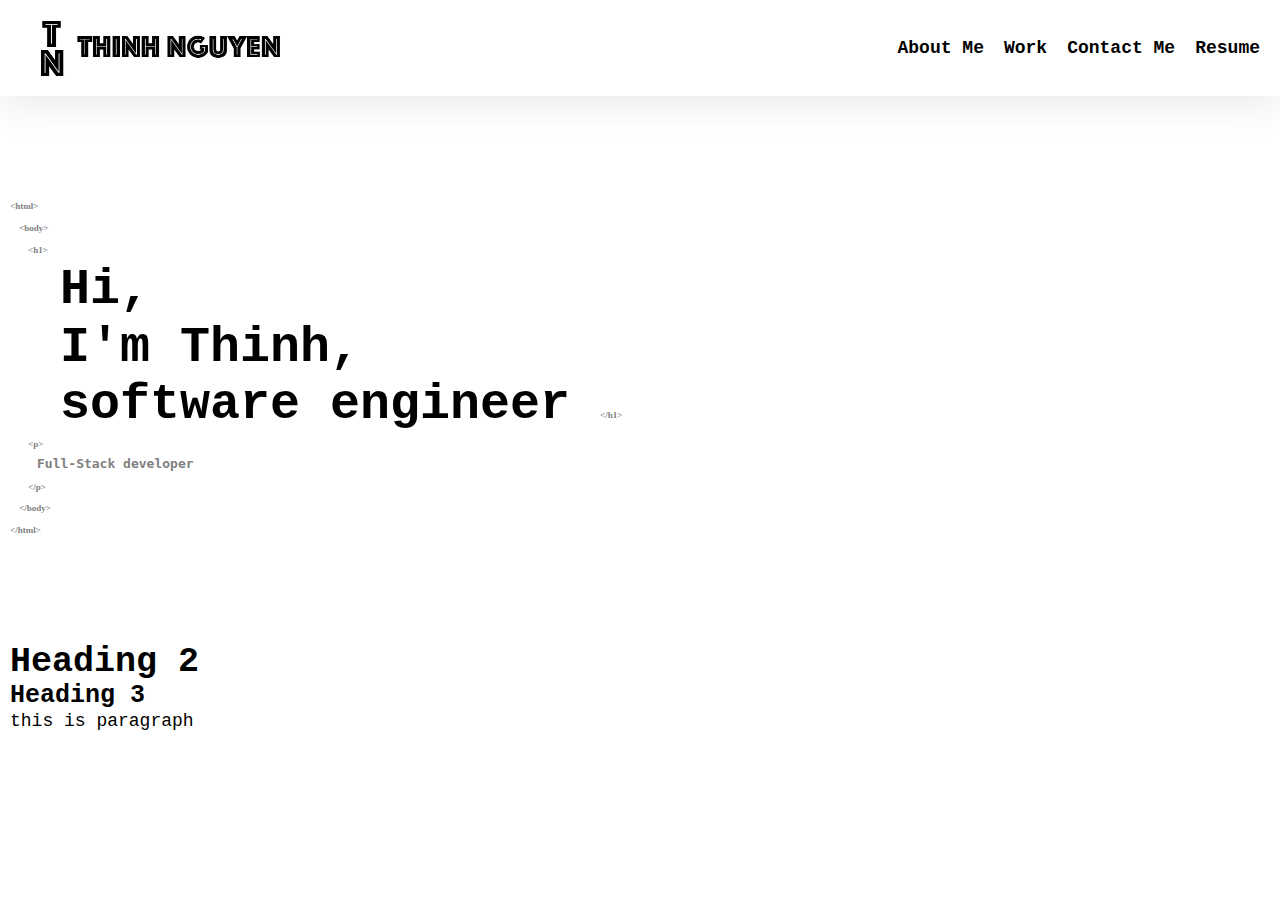
<file: challenge-week-02/index.html>
<!DOCTYPE html>
<html lang="en">
  <head>
    <meta charset="UTF-8" />
    <meta name="viewport" content="width=device-width, initial-scale=1.0" />
    <title>Thinh Nguyen</title>
    <link rel="stylesheet" href="./css/normalize.css" />
    <link rel="stylesheet" href="./css/style.css" />
  </head>
  <body>
    <header>
      <section class="header__content">
        <img class="logo" src="./images/logo.jpeg" alt="Thinh Nguyen logo" />
        <nav>
          <ul class="list">
            <li class="list__item">
              <a href="#">About Me</a>
            </li>
            <li class="list__item">
              <a href="#">Work</a>
            </li>
            <li class="list__item">
              <a href="#">Contact Me</a>
            </li>
            <li class="list__item">
              <a href="#">Resume</a>
            </li>
          </ul>
        </nav>
      </section>
    </header>
    <main>
      <section class="greeting">
        <h1>
          <p class="greeting__code">
            &lt;html&gt;<br />
            &emsp;&lt;body&gt;<br />
            &emsp;&emsp;&lt;h1&gt;
          </p>
          &emsp;Hi,<br />
          &emsp;I'm Thinh,<br />
          &emsp;software engineer
          <p class="greeting__code greeting__inline">&lt;/h1&gt;<br /></p>
          <p class="greeting__code">
            &emsp;&emsp;&lt;p&gt;<br />
            &emsp;&emsp;&emsp;<span class="greeting__position"
              >Full-Stack developer</span
            ><br />&emsp;&emsp;&lt;/p&gt;<br />
            &emsp;&lt;/body&gt;<br />
            &lt;/html&gt;
          </p>
        </h1>
      </section>

      <h2>Heading 2</h2>
      <h3>Heading 3</h3>
      <p>this is paragraph</p>
    </main>
  </body>
</html>
</file>
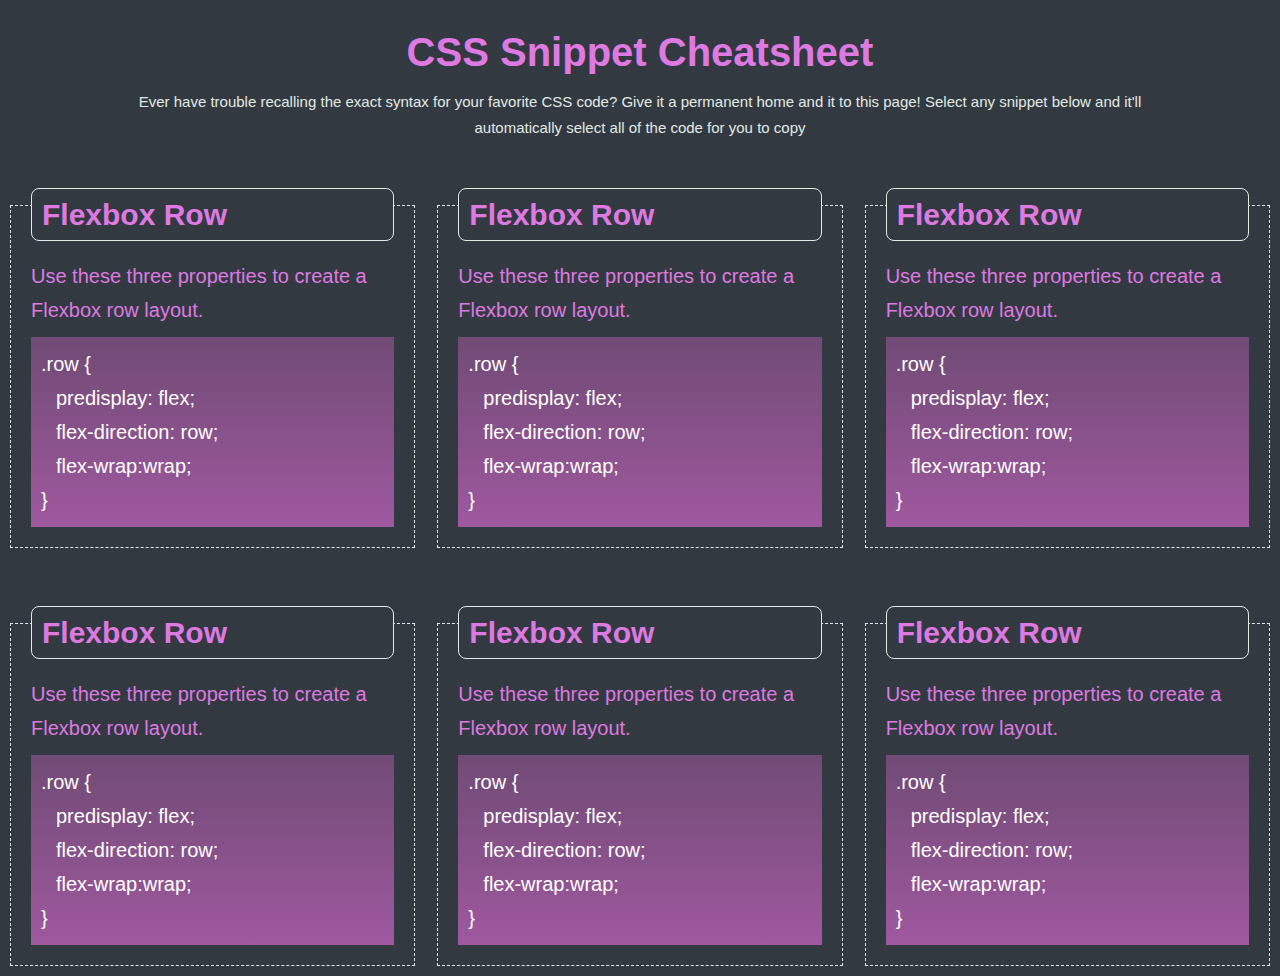
<file: mini-project/mini-project-week-02/index.html>
<!DOCTYPE html>
<html lang="en">
  <head>
    <meta charset="UTF-8" />
    <meta name="viewport" content="width=device-width, initial-scale=1.0" />
    <title>Mini project week 02</title>
    <link rel="stylesheet" href="./css/style.css" />
  </head>
  <body>
    <header>
      <h1 class="header__heading">CSS Snippet Cheatsheet</h1>
      <p class="header__content">
        Ever have trouble recalling the exact syntax for your favorite CSS code?
        Give it a permanent home and it to this page! Select any snippet below
        and it'll automatically select all of the code for you to copy
      </p>
    </header>
    <section class="display">
      <section class="badge">
        <h2 class="badge__heading">Flexbox Row</h2>
        <p class="badge__content">
          Use these three properties to create a Flexbox row layout.
        </p>
        <p class="badge__code">
          .row {
          <br /><span class="tab">predisplay: flex;</span>
          <br /><span class="tab">flex-direction: row;</span>
          <br /><span class="tab">flex-wrap:wrap;</span>
          <br />}
        </p>
      </section>
      <section class="badge">
        <h2 class="badge__heading">Flexbox Row</h2>
        <p class="badge__content">
          Use these three properties to create a Flexbox row layout.
        </p>
        <p class="badge__code">
          .row {
          <br /><span class="tab">predisplay: flex;</span>
          <br /><span class="tab">flex-direction: row;</span>
          <br /><span class="tab">flex-wrap:wrap;</span>
          <br />}
        </p>
      </section>
      <section class="badge">
        <h2 class="badge__heading">Flexbox Row</h2>
        <p class="badge__content">
          Use these three properties to create a Flexbox row layout.
        </p>
        <p class="badge__code">
          .row {
          <br /><span class="tab">predisplay: flex;</span>
          <br /><span class="tab">flex-direction: row;</span>
          <br /><span class="tab">flex-wrap:wrap;</span>
          <br />}
        </p>
      </section>
      <section class="badge">
        <h2 class="badge__heading">Flexbox Row</h2>
        <p class="badge__content">
          Use these three properties to create a Flexbox row layout.
        </p>
        <p class="badge__code">
          .row {
          <br /><span class="tab">predisplay: flex;</span>
          <br /><span class="tab">flex-direction: row;</span>
          <br /><span class="tab">flex-wrap:wrap;</span>
          <br />}
        </p>
      </section>
      <section class="badge">
        <h2 class="badge__heading">Flexbox Row</h2>
        <p class="badge__content">
          Use these three properties to create a Flexbox row layout.
        </p>
        <p class="badge__code">
          .row {
          <br /><span class="tab">predisplay: flex;</span>
          <br /><span class="tab">flex-direction: row;</span>
          <br /><span class="tab">flex-wrap:wrap;</span>
          <br />}
        </p>
      </section>
      <section class="badge">
        <h2 class="badge__heading">Flexbox Row</h2>
        <p class="badge__content">
          Use these three properties to create a Flexbox row layout.
        </p>
        <p class="badge__code">
          .row {
          <br /><span class="tab">predisplay: flex;</span>
          <br /><span class="tab">flex-direction: row;</span>
          <br /><span class="tab">flex-wrap:wrap;</span>
          <br />}
        </p>
      </section>
    </section>
  </body>
</html>
</file>
<file: challenge-week-02/css/style.css>
:root{
  --box-shadow-color: #ECEBEA;
}

* {
  box-sizing: border-box;
}

html {
  font-size: 62.5%;
  background-color: #fff;
}

main{
  padding: 0 1rem;
}

/* TYPOGRAPHY */
body {  
  font-family: 'Courier New', Courier, monospace;
  font-size: 1.2rem;
  margin: 0 auto;
  max-width: 1440px;
}

h1, h2, h3, p{
    margin: 0;
}

h1{
  font-size: 2.35rem;
}

h2 {
  font-size: 2.8rem;
}

h3 {
  font-size: 1.8rem;
}

.greeting__code{
  font-family: fantasy;
  font-size: .9rem;
  color: grey;
  line-height: 2.4;
}

.greeting__position{
  font-family: monospace;
  font-size: 1.3rem;
  line-height: 1;
}

@media screen and (min-width: 768px) {
  h1{
    font-size: 4.2rem;
  }

  h2 {
    font-size: 3rem;
  }

  h3 {
    font-size: 2rem;
  }

  body{
    font-size: 1.5rem;
  }
}

@media screen and (min-width: 1024px) {
  body {
    font-size: 1.8rem;
  }

  h1{
    font-size: 5rem;
  }

  h2 {
    font-size: 3.5rem;
  }
  h3 {
    font-size: 2.5rem;
  }
}

/* LIST */
.list {
  display: none;
  margin: 0;
  list-style-type: none;
}

.list__item {
  margin-left: 2rem;
}

@media screen and (min-width: 768px) {
  .list {
    display: flex;
    justify-content: end;
  }
}

/* HEADER */
header{
  width: 100%;
  box-shadow: 0 1rem 40px var(--box-shadow-color);  
}

.header__content{
    display: flex;
    justify-content: space-between;
    align-items: center;
    max-width: 1240px;
    margin: 0 auto;
    width: 100%;
    background-color: white;
}

@media screen and (min-width: 768px){
  header{
    padding: 0 2rem;
  }
}

/* Logo */
.logo{
  width: 13.5rem;
  margin: 1rem;
}

@media screen and (min-width: 768px){
  .logo{
    width: 19rem;
  }
}

@media screen and (min-width: 1024px){
  .logo{
    width: 26rem;
  }
}

/* Links */
a{
  text-decoration: none;
  font-weight: bold;
  color: black;
}

a:visited{
  color: black;
}

a:hover{
  text-decoration: underline;
}

/* Greeting */
.greeting{
  margin: 10rem 0;
}

.greeting__inline{
  display: inline;
}
</file>
<file: mini-project/mini-project-week-02/css/style.css>
:root {
  --primary-color: #de79e2;
  --secondary-color: #e0eae5;
  --background-color: #333940;
}

* {
  box-sizing: border-box;
}

html {
  font-size: 62.5%;
}

h1,
h2,
p {
  margin: 0;
}

/* TYPOGRAPHY */
body {
  background-color: var(--background-color);
  color: var(--primary-color);
  font-family: sans-serif;
  line-height: 1.7;
  margin: 1rem;
  font-size: 1.6rem;
}

/* HEADER */
header {
  display: flex;
  flex-direction: column;
  align-items: center;
  text-align: center;
  margin-bottom: 4rem;
}

.header__heading {
  font-size: 2.78rem;
  line-height: 1.1;
  margin: 2rem 0 1rem 0;
}

.header__content {
  color: var(--secondary-color);
  font-size: 0.92rem;
  margin: 0;
  padding: 0 1rem;
  max-width: 90%;
}

@media screen and (min-width: 768px) {
  .header__heading {
    font-size: 4rem;
    margin-bottom: 1.5rem;
  }
  .header__content {
    font-size: 1.5rem;
    padding: 0 4rem;
  }
}

/* BADGE */
.badge {
  border: 1px var(--secondary-color) dashed;
  padding: 0 2rem;
  margin-top: 2.5rem;
}

.badge:hover {
  box-shadow: 0 0 3rem var(--primary-color);
  .badge__heading {
    box-shadow: 0 0 2rem var(--primary-color);
  }
}

.badge__heading {
  background-color: var(--background-color);
  border-radius: 0.8rem;
  border: 0.1rem var(--secondary-color) solid;
  padding-left: 1rem;
  position: relative;
  top: -1.8rem;
}

.badge__content {
  margin-bottom: 1rem;
}

.badge__code:hover {
  cursor: pointer;
}

.badge__code {
  background: rgb(112, 75, 117);
  background: linear-gradient(
    rgba(112, 75, 117, 1) 0%,
    rgba(158, 88, 158, 1) 98%
  );
  color: white;
  padding: 1rem;
  margin-bottom: 2rem;
}

.tab {
  margin-left: 1.5rem;
}

@media screen and (min-width: 1024px) {
  .badge__heading {
    font-size: 3rem;
  }

  .badge__content,
  .badge__code {
    font-size: 2rem;
  }
}

/* DISPLAY */
.display {
  display: flex;
  flex-direction: column;
}

@media screen and (min-width: 768px) {
  .display {
    display: grid;
    grid-template-columns: repeat(2, 1fr);
    grid-gap: 2.2rem;
    row-gap: 5rem;
  }
}

@media screen and (min-width: 1024px) {
  .display {
    grid-template-columns: repeat(auto-fill, minmax(35rem, 1fr));
  }
}
</file>
